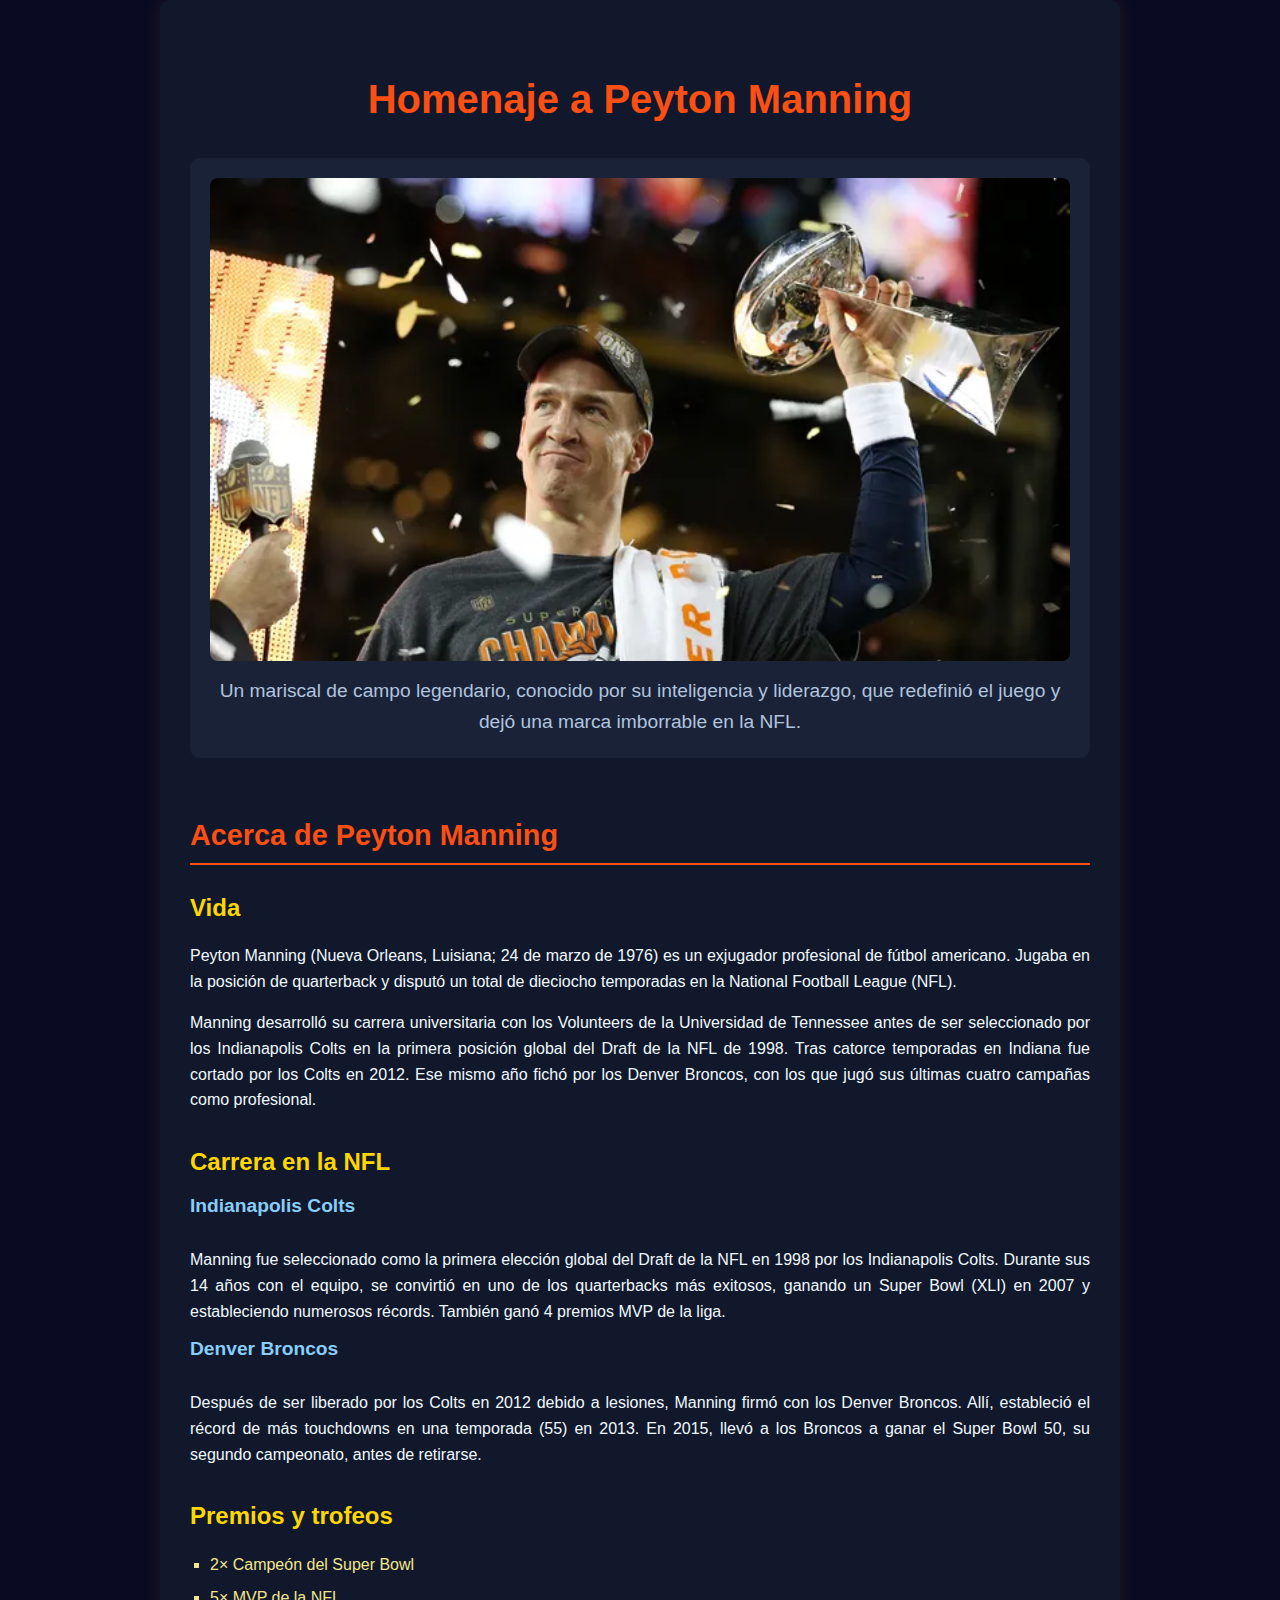
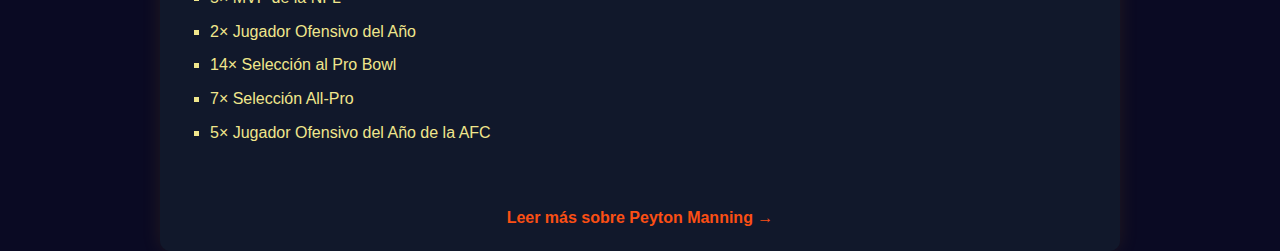
<file: Seccion-10-Practica/index.html>
<!DOCTYPE html>
<html lang="es">
  <head>
    <meta charset="UTF-8" />
    <meta name="viewport" content="width=device-width, initial-scale=1.0" />
    <title>Homenaje a Peyton Manning</title>
    <link rel="stylesheet" href="styles.css" />
  </head>
  <body>
    <main id="main">
      <h1 id="title">Homenaje a Peyton Manning</h1>

      <figure id="img-div">
        <img
          id="image"
          src="./img/payton.png"
          alt="Peyton Manning celebrando una victoria"
        />
        <figcaption id="img-caption">
          Un mariscal de campo legendario, conocido por su inteligencia y
          liderazgo, que redefinió el juego y dejó una marca imborrable en la
          NFL.
        </figcaption>
      </figure>

      <article id="tribute-info">
        <h2 id="about-title">Acerca de Peyton Manning</h2>

        <section class="seccion">
          <h3>Vida</h3>
          <p>
            Peyton Manning (Nueva Orleans, Luisiana; 24 de marzo de 1976) es un
            exjugador profesional de fútbol americano. Jugaba en la posición de
            quarterback y disputó un total de dieciocho temporadas en la
            National Football League (NFL).
          </p>
          <p>
            Manning desarrolló su carrera universitaria con los Volunteers de la
            Universidad de Tennessee antes de ser seleccionado por los
            Indianapolis Colts en la primera posición global del Draft de la NFL
            de 1998. Tras catorce temporadas en Indiana fue cortado por los
            Colts en 2012. Ese mismo año fichó por los Denver Broncos, con los
            que jugó sus últimas cuatro campañas como profesional.
          </p>
        </section>

        <section class="seccion">
          <h3>Carrera en la NFL</h3>
          <h4>Indianapolis Colts</h4>
          <p>
            Manning fue seleccionado como la primera elección global del Draft
            de la NFL en 1998 por los Indianapolis Colts. Durante sus 14 años
            con el equipo, se convirtió en uno de los quarterbacks más exitosos,
            ganando un Super Bowl (XLI) en 2007 y estableciendo numerosos
            récords. También ganó 4 premios MVP de la liga.
          </p>

          <h4>Denver Broncos</h4>
          <p>
            Después de ser liberado por los Colts en 2012 debido a lesiones,
            Manning firmó con los Denver Broncos. Allí, estableció el récord de
            más touchdowns en una temporada (55) en 2013. En 2015, llevó a los
            Broncos a ganar el Super Bowl 50, su segundo campeonato, antes de
            retirarse.
          </p>
        </section>

        <section class="seccion">
          <h3>Premios y trofeos</h3>
          <ul class="premios">
            <li>2× Campeón del Super Bowl</li>
            <li>5× MVP de la NFL</li>
            <li>2× Jugador Ofensivo del Año</li>
            <li>14× Selección al Pro Bowl</li>
            <li>7× Selección All-Pro</li>
            <li>5× Jugador Ofensivo del Año de la AFC</li>
          </ul>
        </section>
      </article>

      <div style="text-align: center; margin-top: 20px">
        <a
          id="tribute-link"
          href="https://es.wikipedia.org/wiki/Peyton_Manning"
          target="_blank"
          style="color: #fb4f14; font-weight: bold; text-decoration: none"
        >
          Leer más sobre Peyton Manning →
        </a>
      </div>
    </main>
  </body>
</html>
</file>
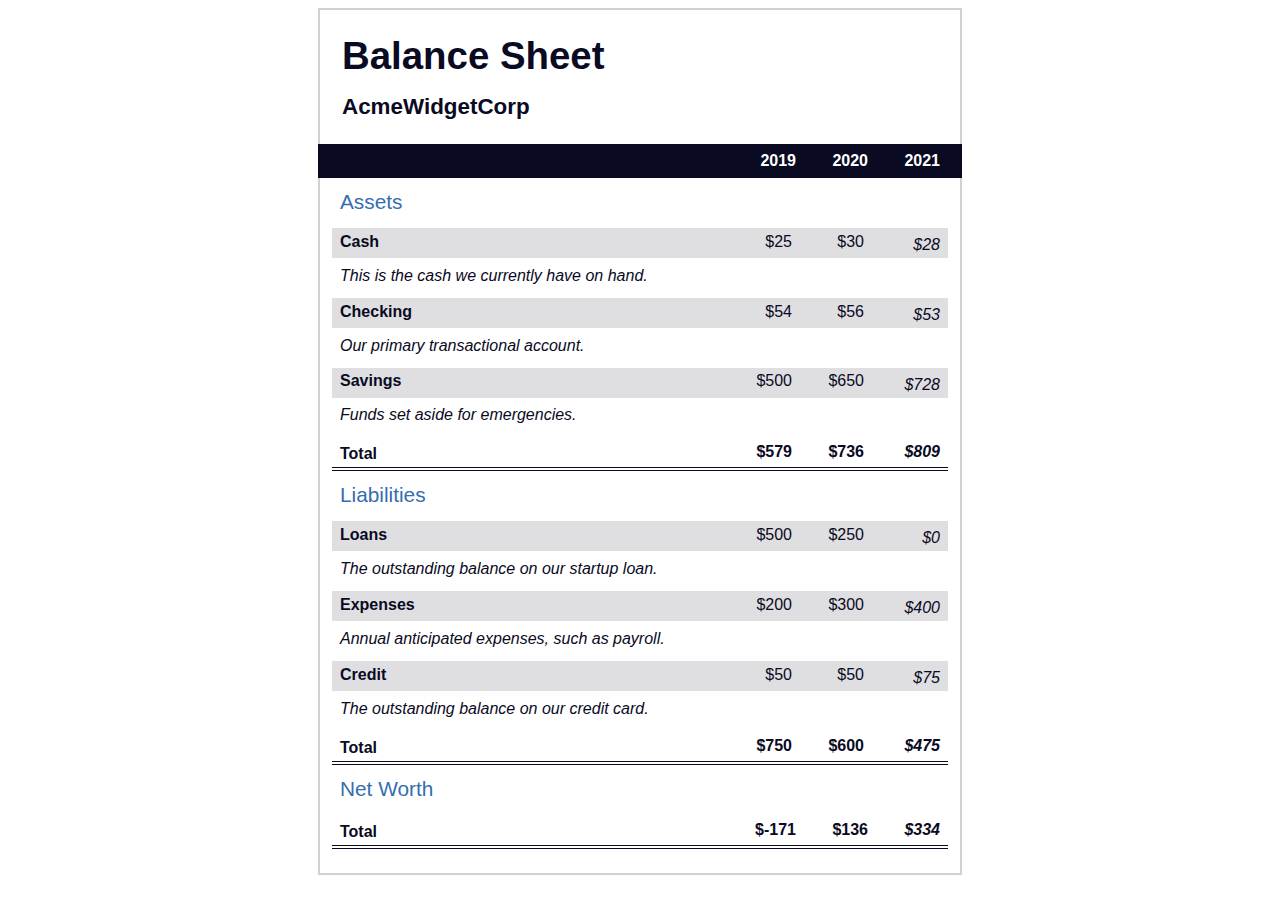
<file: Seccion-11/index.html>
<!DOCTYPE html>
<html lang="en">
  <head>
    <meta charset="UTF-8" />
    <meta name="viewport" content="width=device-width, initial-scale=1.0" />
    <title>Balance Sheet</title>
    <link rel="stylesheet" href="./styles.css" />
  </head>
  <body>
    <main>
      <section>
        <h1>
          <span class="flex">
            <span>AcmeWidgetCorp</span>
            <span>Balance Sheet</span>
          </span>
        </h1>
        <div id="years" aria-hidden="true">
          <span class="year">2019</span>
          <span class="year">2020</span>
          <span class="year">2021</span>
        </div>
        <div class="table-wrap">
          <table>
            <caption>
              Assets
            </caption>
            <thead>
              <tr>
                <td></td>
                <th><span class="sr-only year">2019</span></th>
                <th><span class="sr-only year">2020</span></th>
                <th class="current"><span class="sr-only year">2021</span></th>
              </tr>
            </thead>
            <tbody>
              <tr class="data">
                <th>
                  Cash
                  <span class="description"
                    >This is the cash we currently have on hand.</span
                  >
                </th>
                <td>$25</td>
                <td>$30</td>
                <td class="current">$28</td>
              </tr>
              <tr class="data">
                <th>
                  Checking
                  <span class="description"
                    >Our primary transactional account.</span
                  >
                </th>
                <td>$54</td>
                <td>$56</td>
                <td class="current">$53</td>
              </tr>
              <tr class="data">
                <th>
                  Savings
                  <span class="description"
                    >Funds set aside for emergencies.</span
                  >
                </th>
                <td>$500</td>
                <td>$650</td>
                <td class="current">$728</td>
              </tr>
              <tr class="total">
                <th>Total <span class="sr-only">Assets</span></th>
                <td>$579</td>
                <td>$736</td>
                <td class="current">$809</td>
              </tr>
            </tbody>
          </table>
          <table>
            <caption>
              Liabilities
            </caption>
            <thead>
              <tr>
                <td></td>
                <th><span class="sr-only">2019</span></th>
                <th><span class="sr-only">2020</span></th>
                <th><span class="sr-only">2021</span></th>
              </tr>
            </thead>
            <tbody>
              <tr class="data">
                <th>
                  Loans
                  <span class="description"
                    >The outstanding balance on our startup loan.</span
                  >
                </th>
                <td>$500</td>
                <td>$250</td>
                <td class="current">$0</td>
              </tr>
              <tr class="data">
                <th>
                  Expenses
                  <span class="description"
                    >Annual anticipated expenses, such as payroll.</span
                  >
                </th>
                <td>$200</td>
                <td>$300</td>
                <td class="current">$400</td>
              </tr>
              <tr class="data">
                <th>
                  Credit
                  <span class="description"
                    >The outstanding balance on our credit card.</span
                  >
                </th>
                <td>$50</td>
                <td>$50</td>
                <td class="current">$75</td>
              </tr>
              <tr class="total">
                <th>Total <span class="sr-only">Liabilities</span></th>
                <td>$750</td>
                <td>$600</td>
                <td class="current">$475</td>
              </tr>
            </tbody>
          </table>
          <table>
            <caption>
              Net Worth
            </caption>
            <thead>
              <tr>
                <td></td>
                <th><span class="sr-only">2019</span></th>
                <th><span class="sr-only">2020</span></th>
                <th><span class="sr-only">2021</span></th>
              </tr>
            </thead>
            <tbody>
              <tr class="total">
                <th>Total <span class="sr-only">Net Worth</span></th>
                <td>$-171</td>
                <td>$136</td>
                <td class="current">$334</td>
              </tr>
            </tbody>
          </table>
        </div>
      </section>
    </main>
  </body>
</html>
</file>
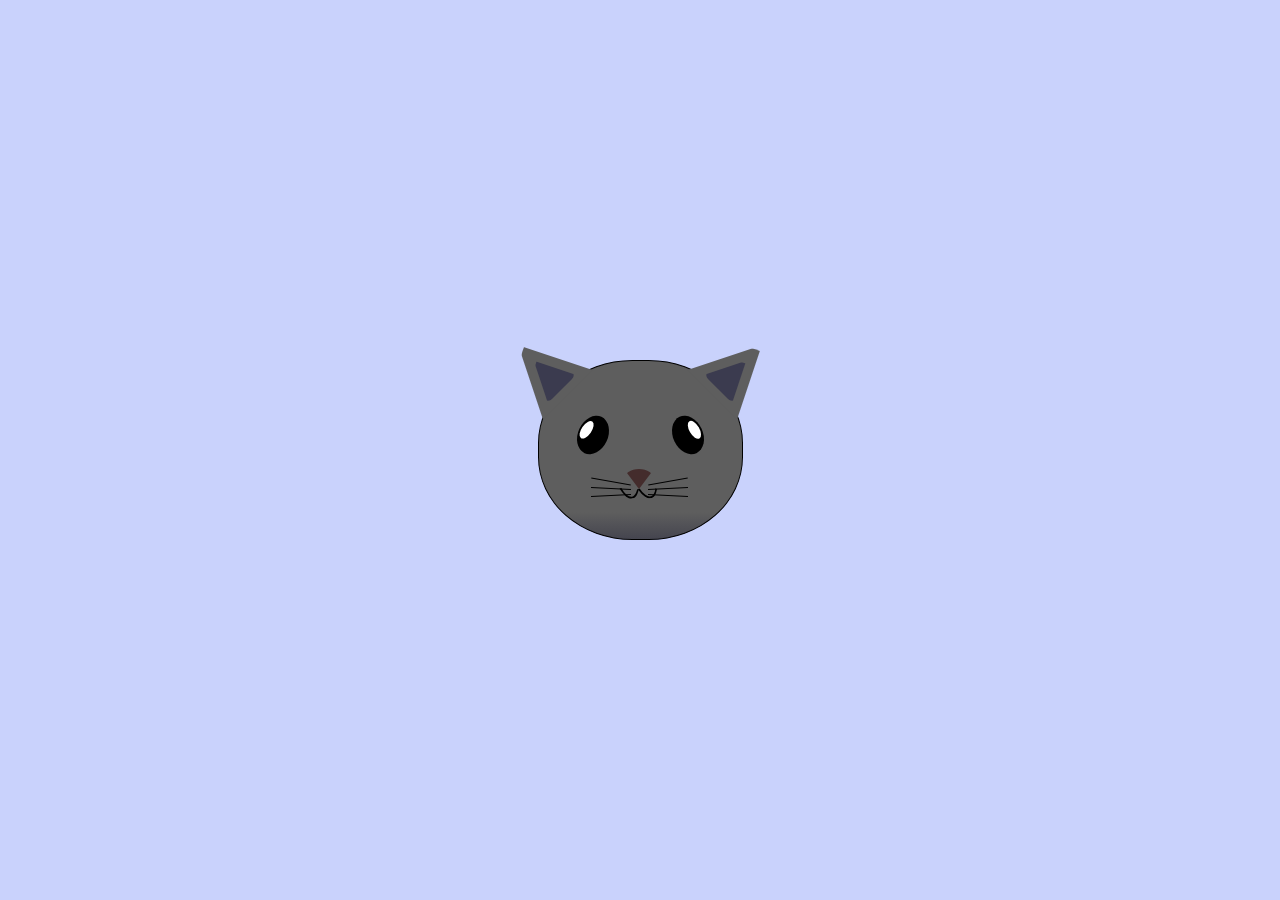
<file: Seccion-12/index.html>
<!DOCTYPE html>
<html lang="en">
  <head>
    <meta charset="UTF-8" />
    <title>fCC Cat Painting</title>
    <link rel="stylesheet" href="./styles.css" />
  </head>
  <body>
    <main>
      <div class="cat-head">
        <div class="cat-ears">
          <div class="cat-left-ear">
            <div class="cat-left-inner-ear"></div>
          </div>
          <div class="cat-right-ear">
            <div class="cat-right-inner-ear"></div>
          </div>
        </div>

        <div class="cat-eyes">
          <div class="cat-left-eye">
            <div class="cat-left-inner-eye"></div>
          </div>
          <div class="cat-right-eye">
            <div class="cat-right-inner-eye"></div>
          </div>
        </div>

        <div class="cat-nose"></div>

        <div class="cat-mouth">
          <div class="cat-mouth-line-left"></div>
          <div class="cat-mouth-line-right"></div>
        </div>

        <div class="cat-whiskers">
          <div class="cat-whiskers-left">
            <div class="cat-whisker-left-top"></div>
            <div class="cat-whisker-left-middle"></div>
            <div class="cat-whisker-left-bottom"></div>
          </div>
          <div class="cat-whiskers-right">
            <div class="cat-whisker-right-top"></div>
            <div class="cat-whisker-right-middle"></div>
            <div class="cat-whisker-right-bottom"></div>
          </div>
        </div>
      </div>
    </main>
  </body>
</html>
</file>
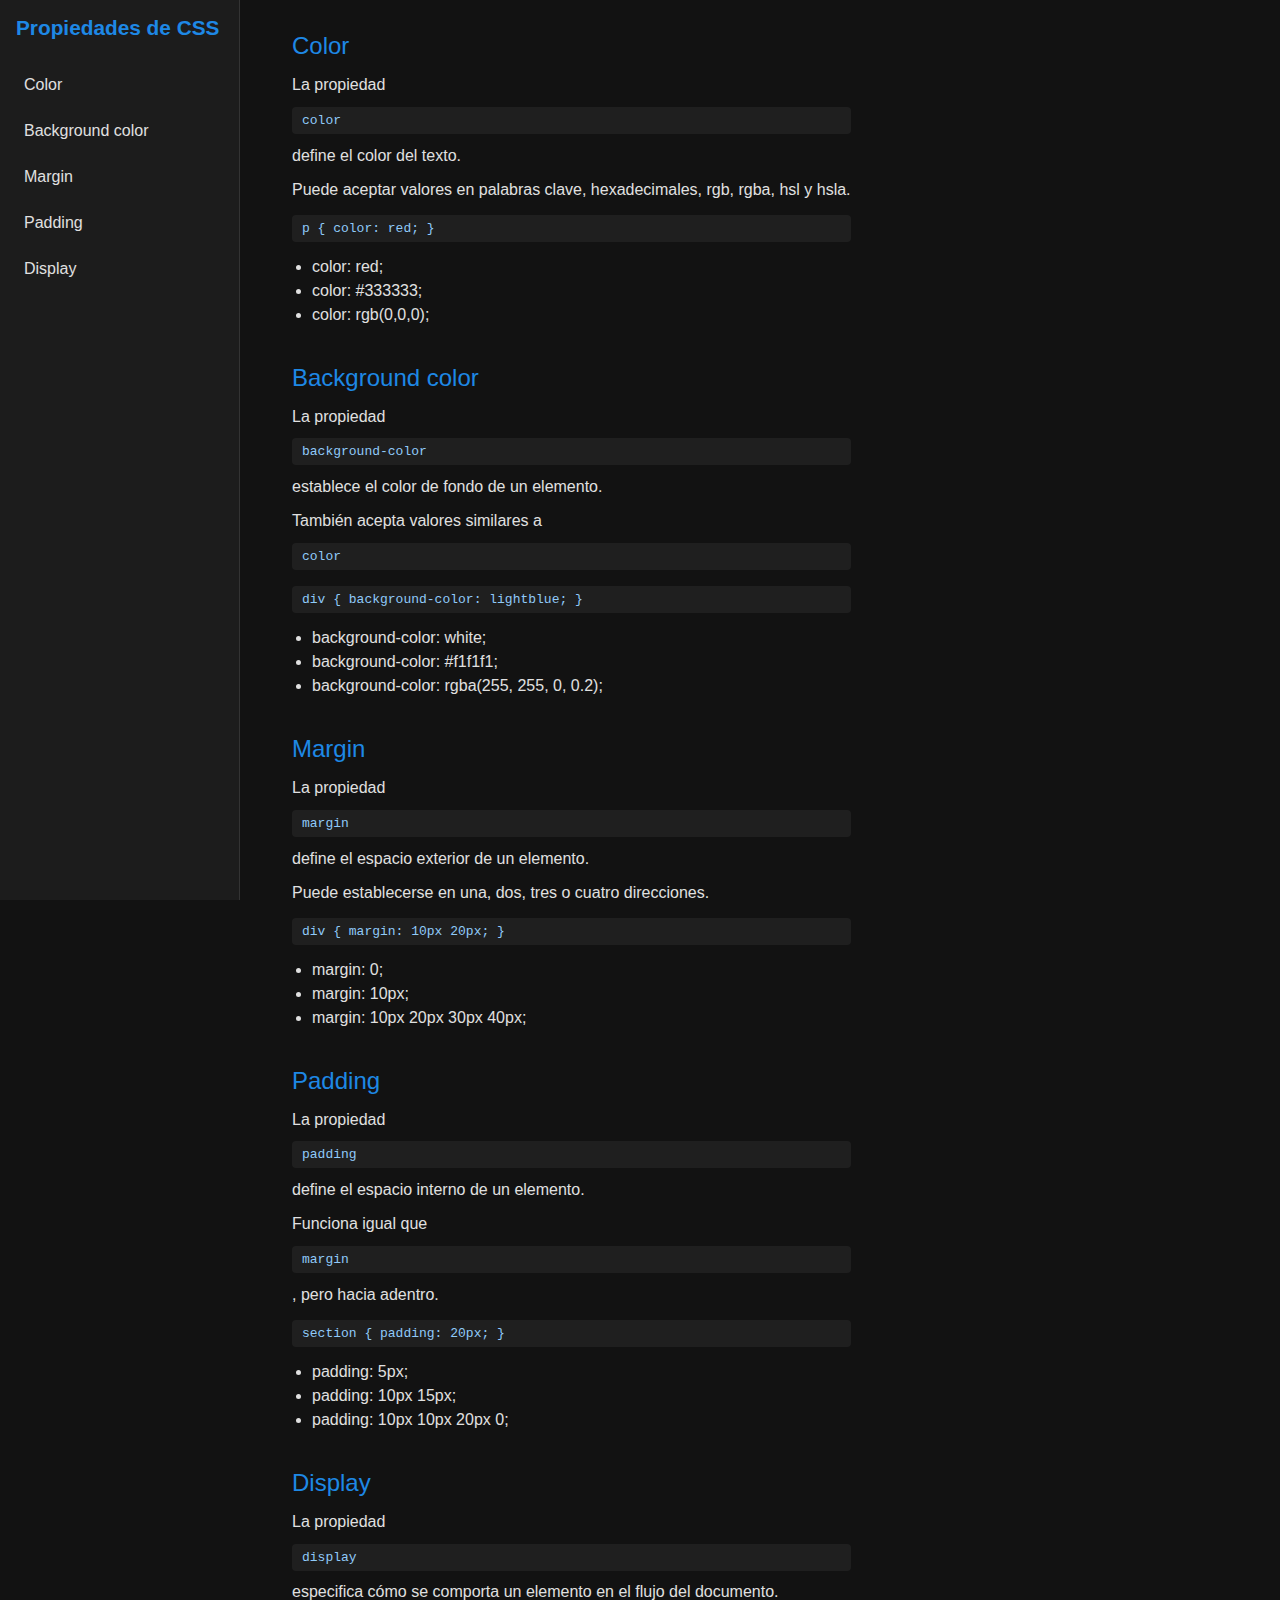
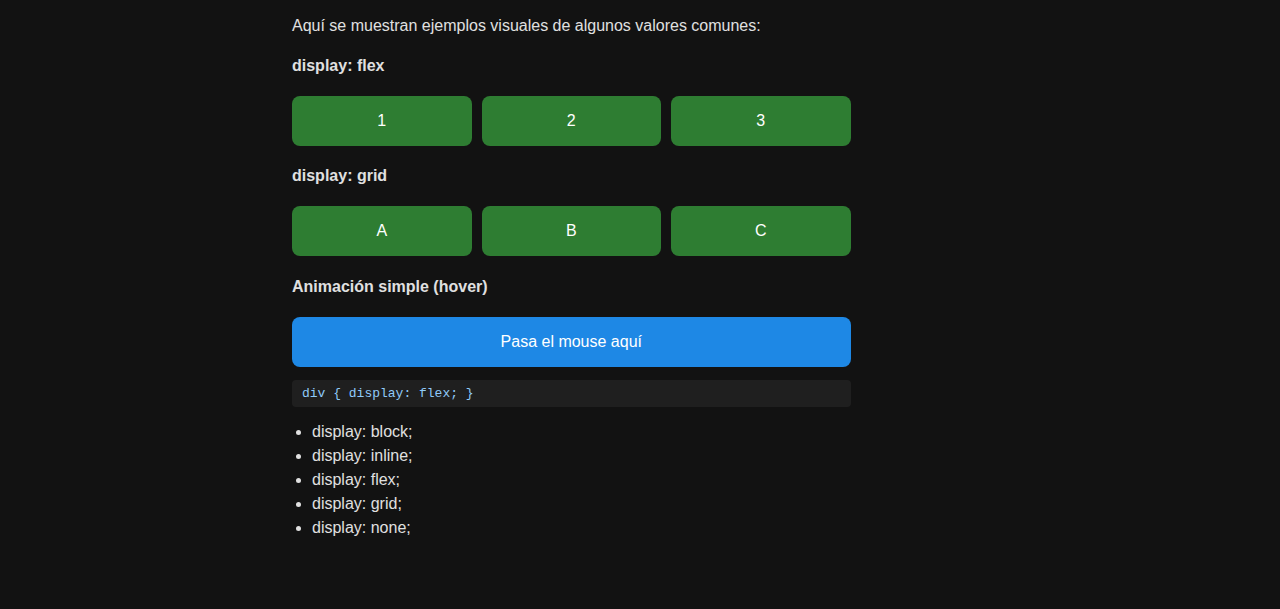
<file: Seccion-14-Practica/index.html>
<!DOCTYPE html>
<html lang="es">
  <head>
    <meta charset="UTF-8" />
    <meta name="viewport" content="width=device-width, initial-scale=1.0" />
    <title>Documentación CSS</title>
    <link rel="stylesheet" href="styles.css" />
  </head>
  <body>
    <nav id="navbar">
      <header>Propiedades de CSS</header>
      <a class="nav-link" href="#Color">Color</a>
      <a class="nav-link" href="#Background_color">Background color</a>
      <a class="nav-link" href="#Margin">Margin</a>
      <a class="nav-link" href="#Padding">Padding</a>
      <a class="nav-link" href="#Display">Display</a>
    </nav>

    <main id="main-doc">
      <section class="main-section" id="Color">
        <header>Color</header>
        <p>La propiedad <code>color</code> define el color del texto.</p>
        <p>
          Puede aceptar valores en palabras clave, hexadecimales, rgb, rgba, hsl
          y hsla.
        </p>
        <code>p { color: red; }</code>
        <ul>
          <li>color: red;</li>
          <li>color: #333333;</li>
          <li>color: rgb(0,0,0);</li>
        </ul>
      </section>

      <section class="main-section" id="Background_color">
        <header>Background color</header>
        <p>
          La propiedad <code>background-color</code> establece el color de fondo
          de un elemento.
        </p>
        <p>También acepta valores similares a <code>color</code></p>
        <code>div { background-color: lightblue; }</code>
        <ul>
          <li>background-color: white;</li>
          <li>background-color: #f1f1f1;</li>
          <li>background-color: rgba(255, 255, 0, 0.2);</li>
        </ul>
      </section>

      <section class="main-section" id="Margin">
        <header>Margin</header>
        <p>
          La propiedad <code>margin</code> define el espacio exterior de un
          elemento.
        </p>
        <p>Puede establecerse en una, dos, tres o cuatro direcciones.</p>
        <code>div { margin: 10px 20px; }</code>
        <ul>
          <li>margin: 0;</li>
          <li>margin: 10px;</li>
          <li>margin: 10px 20px 30px 40px;</li>
        </ul>
      </section>

      <section class="main-section" id="Padding">
        <header>Padding</header>
        <p>
          La propiedad <code>padding</code> define el espacio interno de un
          elemento.
        </p>
        <p>Funciona igual que <code>margin</code>, pero hacia adentro.</p>
        <code>section { padding: 20px; }</code>
        <ul>
          <li>padding: 5px;</li>
          <li>padding: 10px 15px;</li>
          <li>padding: 10px 10px 20px 0;</li>
        </ul>
      </section>

      <section class="main-section" id="Display">
        <header>Display</header>
        <p>
          La propiedad <code>display</code> especifica cómo se comporta un
          elemento en el flujo del documento.
        </p>
        <p>Aquí se muestran ejemplos visuales de algunos valores comunes:</p>

        <h4>display: flex</h4>
        <div class="demo-flex">
          <div class="box">1</div>
          <div class="box">2</div>
          <div class="box">3</div>
        </div>

        <h4>display: grid</h4>
        <div class="demo-grid">
          <div class="box">A</div>
          <div class="box">B</div>
          <div class="box">C</div>
        </div>

        <h4>Animación simple (hover)</h4>
        <div class="animated-box">Pasa el mouse aquí</div>

        <code>div { display: flex; }</code>
        <ul>
          <li>display: block;</li>
          <li>display: inline;</li>
          <li>display: flex;</li>
          <li>display: grid;</li>
          <li>display: none;</li>
        </ul>
      </section>
    </main>
  </body>
</html>
</file>
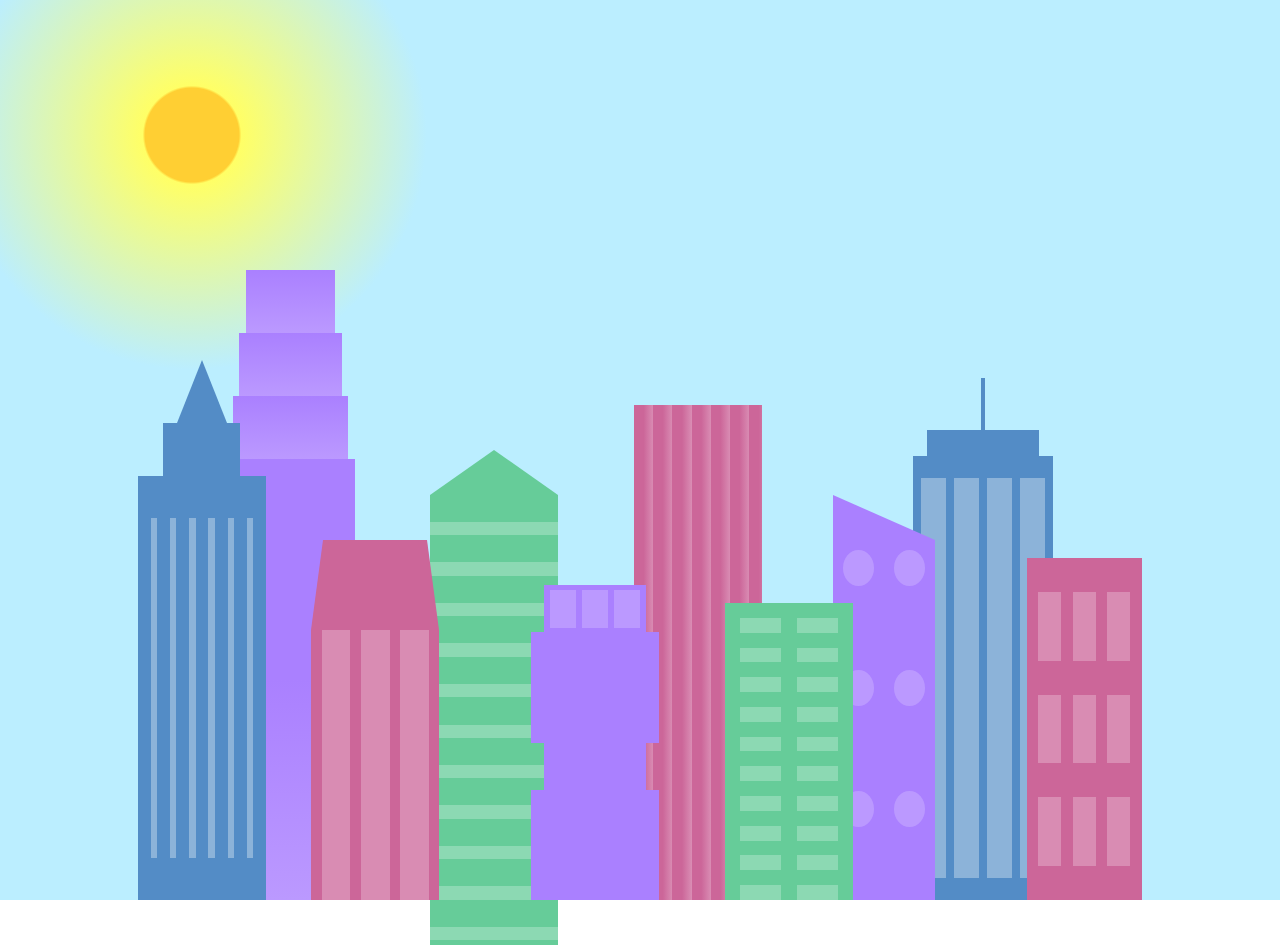
<file: Seccion-15/index.html>
<!DOCTYPE html>
<html lang="en">
  <head>
    <meta charset="UTF-8" />
    <meta name="viewport" content="width=device-width, initial-scale=1.0" />
    <title>City Skyline</title>
    <link href="styles.css" rel="stylesheet" />
  </head>

  <body>
    <div class="background-buildings sky">
      <div></div>
      <div></div>
      <div class="bb1 building-wrap">
        <div class="bb1a bb1-window"></div>
        <div class="bb1b bb1-window"></div>
        <div class="bb1c bb1-window"></div>
        <div class="bb1d"></div>
      </div>
      <div class="bb2">
        <div class="bb2a"></div>
        <div class="bb2b"></div>
      </div>
      <div class="bb3"></div>
      <div></div>
      <div class="bb4 building-wrap">
        <div class="bb4a"></div>
        <div class="bb4b"></div>
        <div class="bb4c window-wrap">
          <div class="bb4-window"></div>
          <div class="bb4-window"></div>
          <div class="bb4-window"></div>
          <div class="bb4-window"></div>
        </div>
      </div>
      <div></div>
      <div></div>
    </div>

    <div class="foreground-buildings">
      <div></div>
      <div></div>
      <div class="fb1 building-wrap">
        <div class="fb1a"></div>
        <div class="fb1b"></div>
        <div class="fb1c"></div>
      </div>
      <div class="fb2">
        <div class="fb2a"></div>
        <div class="fb2b window-wrap">
          <div class="fb2-window"></div>
          <div class="fb2-window"></div>
          <div class="fb2-window"></div>
        </div>
      </div>
      <div></div>
      <div class="fb3 building-wrap">
        <div class="fb3a window-wrap">
          <div class="fb3-window"></div>
          <div class="fb3-window"></div>
          <div class="fb3-window"></div>
        </div>
        <div class="fb3b"></div>
        <div class="fb3a"></div>
        <div class="fb3b"></div>
      </div>
      <div class="fb4">
        <div class="fb4a"></div>
        <div class="fb4b">
          <div class="fb4-window"></div>
          <div class="fb4-window"></div>
          <div class="fb4-window"></div>
          <div class="fb4-window"></div>
          <div class="fb4-window"></div>
          <div class="fb4-window"></div>
        </div>
      </div>
      <div class="fb5"></div>
      <div class="fb6"></div>
      <div></div>
      <div></div>
    </div>
  </body>
</html>
</file>
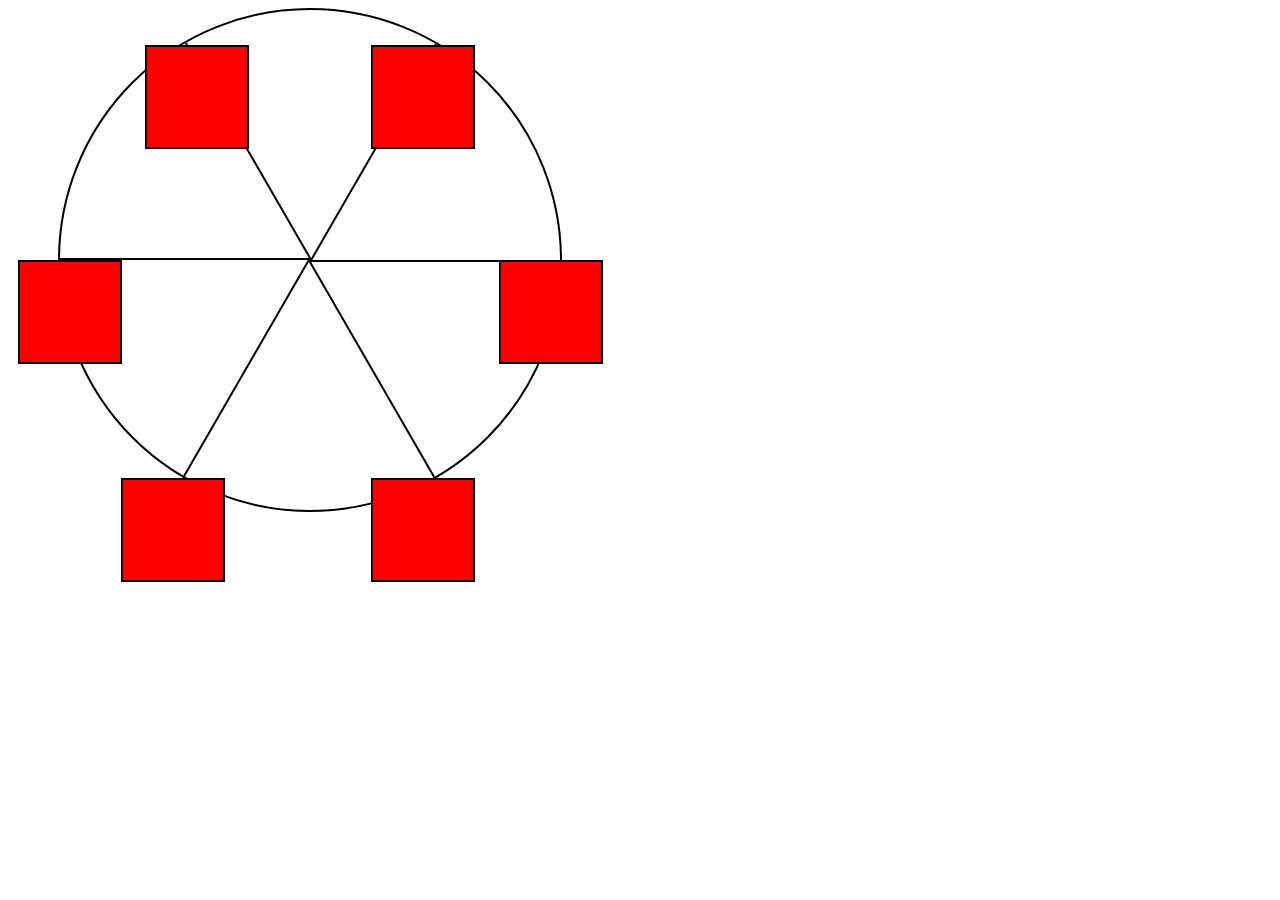
<file: Seccion-18/index.html>
<!DOCTYPE html>
<html lang="en">
  <head>
    <meta charset="UTF-8">
    <title>Ferris Wheel</title>
    <link rel="stylesheet" href="./styles.css">
  </head>
  <body>
    <div class="wheel">
      <span class="line"></span>
      <span class="line"></span>
      <span class="line"></span>
      <span class="line"></span>
      <span class="line"></span>
      <span class="line"></span>

      <div class="cabin"></div>
      <div class="cabin"></div>
      <div class="cabin"></div>
      <div class="cabin"></div>
      <div class="cabin"></div>
      <div class="cabin"></div>
    </div>
  </body>
</html>
</file>
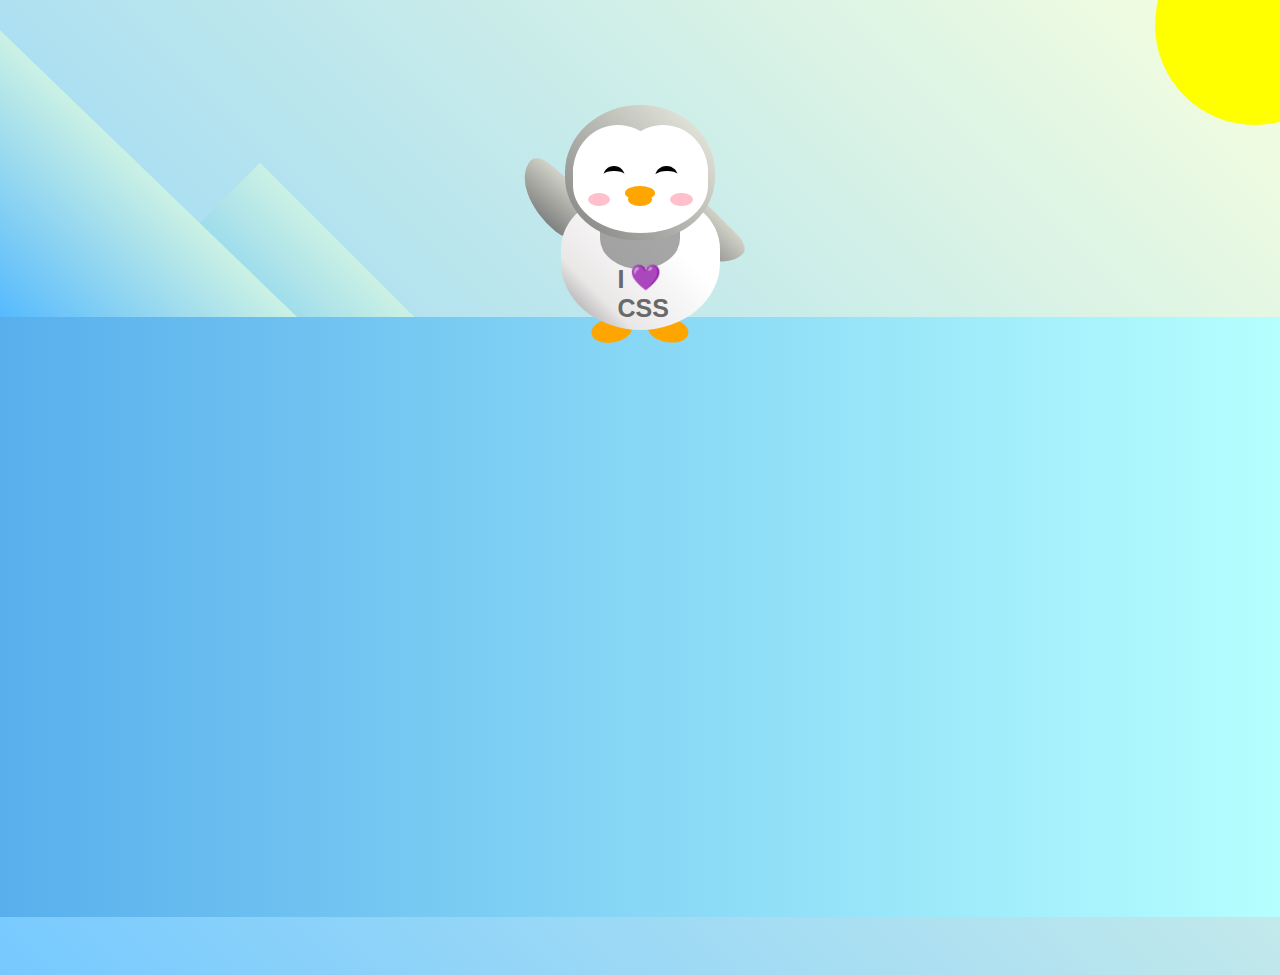
<file: Seccion-19/index.html>
<!DOCTYPE html>
<html lang="en">
  <head>
    <meta charset="UTF-8" />
    <link rel="stylesheet" href="./styles.css" />
    <title>Penguin</title>
    <meta name="viewport" content="width=device-width, initial-scale=1.0" />
  </head>

  <body>
    <div class="left-mountain"></div>
    <div class="back-mountain"></div>
    <div class="sun"></div>
    <div class="penguin">
      <div class="penguin-head">
        <div class="face left"></div>
        <div class="face right"></div>
        <div class="chin"></div>
        <div class="eye left">
          <div class="eye-lid"></div>
        </div>
        <div class="eye right">
          <div class="eye-lid"></div>
        </div>
        <div class="blush left"></div>
        <div class="blush right"></div>
        <div class="beak top"></div>
        <div class="beak bottom"></div>
      </div>
      <div class="shirt">
        <div>💜</div>
        <p>I CSS</p>
      </div>
      <div class="penguin-body">
        <div class="arm left"></div>
        <div class="arm right"></div>
        <div class="foot left"></div>
        <div class="foot right"></div>
      </div>
    </div>

    <div class="ground"></div>
  </body>
</html>
</file>
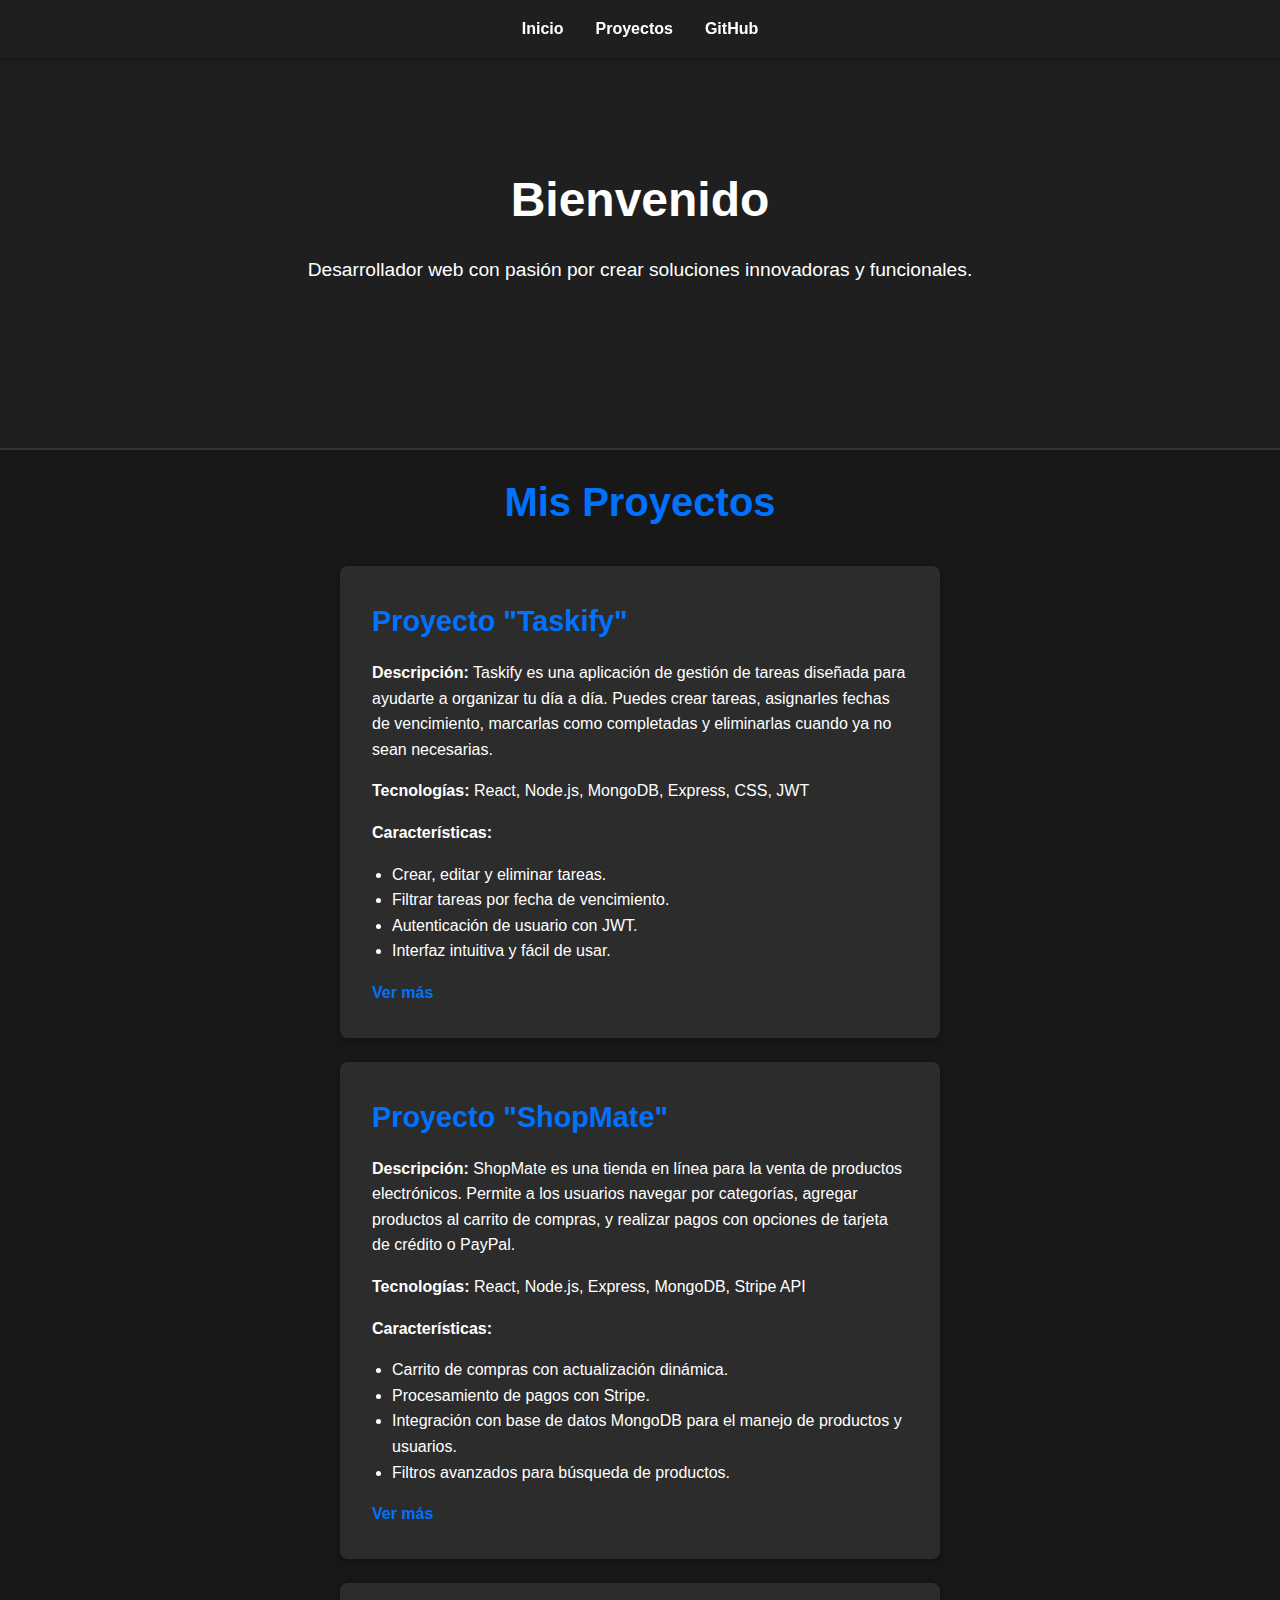
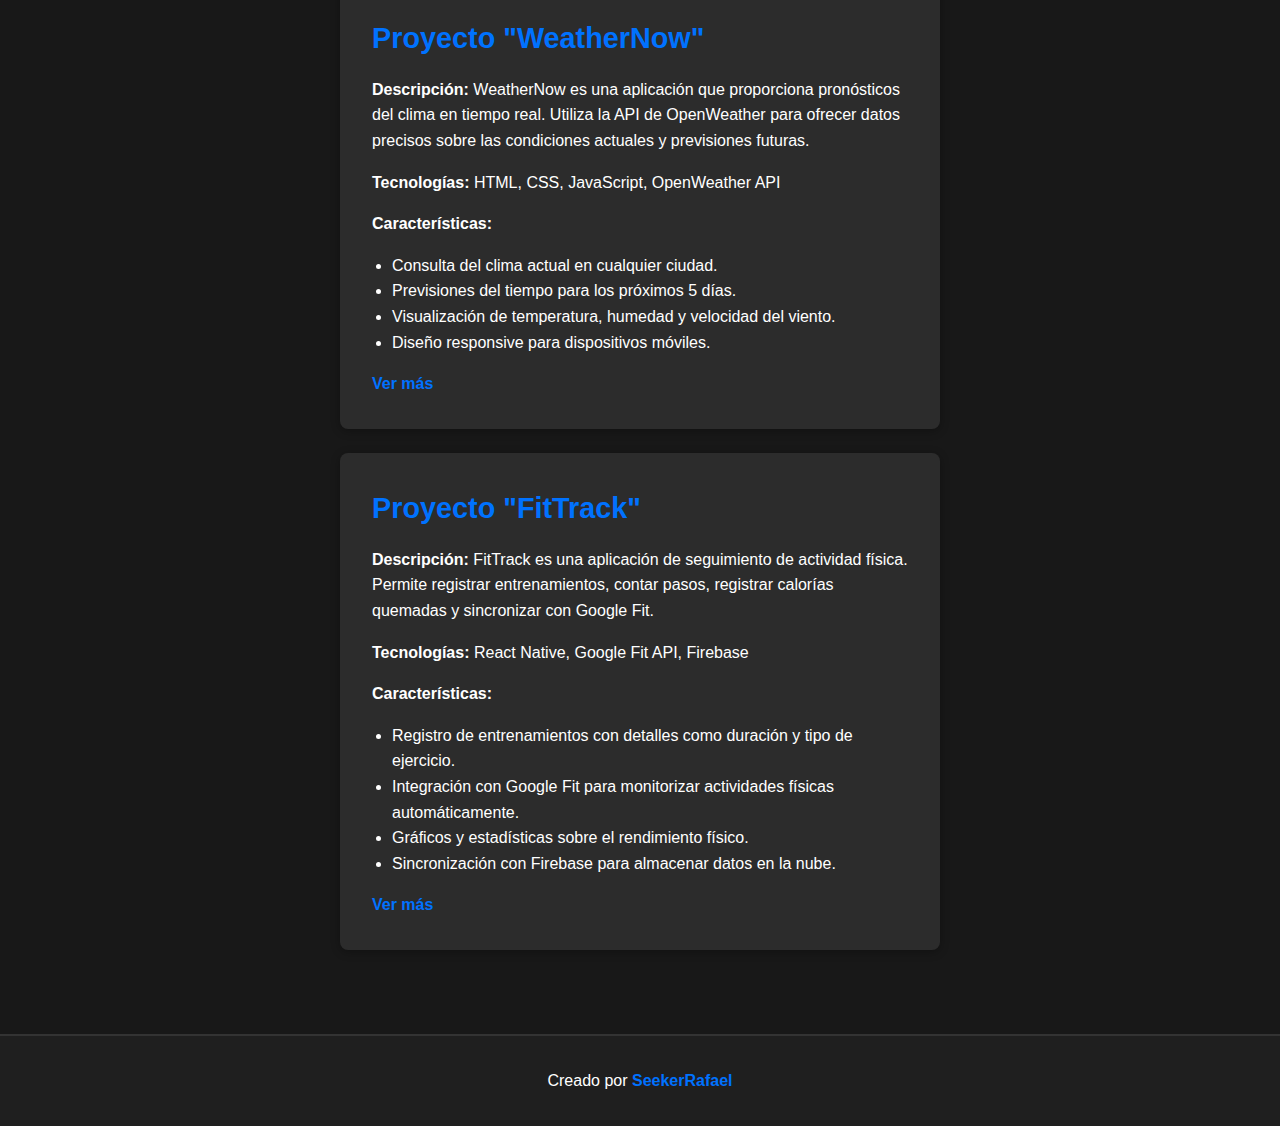
<file: Seccion-20/index.html>
<!DOCTYPE html>
<html lang="es">
  <head>
    <meta charset="UTF-8" />
    <meta name="viewport" content="width=device-width, initial-scale=1.0" />
    <title>Mi Portafolio</title>
    <link rel="stylesheet" href="styles.css" />
  </head>
  <body>
    <nav id="navbar">
      <a href="#welcome-section">Inicio</a>
      <a href="#projects">Proyectos</a>
      <a
        id="profile-link"
        href="https://github.com/SeekerRafael"
        target="_blank"
        >GitHub</a
      >
    </nav>

    <section id="welcome-section">
      <h1>Bienvenido</h1>
      <p>
        Desarrollador web con pasión por crear soluciones innovadoras y
        funcionales.
      </p>
    </section>

    <section id="projects">
      <h2>Mis Proyectos</h2>

      <div class="project-tile">
        <h3>Proyecto "Taskify"</h3>
        <p>
          <strong>Descripción:</strong> Taskify es una aplicación de gestión de
          tareas diseñada para ayudarte a organizar tu día a día. Puedes crear
          tareas, asignarles fechas de vencimiento, marcarlas como completadas y
          eliminarlas cuando ya no sean necesarias.
        </p>
        <p>
          <strong>Tecnologías:</strong> React, Node.js, MongoDB, Express, CSS,
          JWT
        </p>
        <p><strong>Características:</strong></p>
        <ul>
          <li>Crear, editar y eliminar tareas.</li>
          <li>Filtrar tareas por fecha de vencimiento.</li>
          <li>Autenticación de usuario con JWT.</li>
          <li>Interfaz intuitiva y fácil de usar.</li>
        </ul>
        <a href="#">Ver más</a>
      </div>

      <div class="project-tile">
        <h3>Proyecto "ShopMate"</h3>
        <p>
          <strong>Descripción:</strong> ShopMate es una tienda en línea para la
          venta de productos electrónicos. Permite a los usuarios navegar por
          categorías, agregar productos al carrito de compras, y realizar pagos
          con opciones de tarjeta de crédito o PayPal.
        </p>
        <p>
          <strong>Tecnologías:</strong> React, Node.js, Express, MongoDB, Stripe
          API
        </p>
        <p><strong>Características:</strong></p>
        <ul>
          <li>Carrito de compras con actualización dinámica.</li>
          <li>Procesamiento de pagos con Stripe.</li>
          <li>
            Integración con base de datos MongoDB para el manejo de productos y
            usuarios.
          </li>
          <li>Filtros avanzados para búsqueda de productos.</li>
        </ul>
        <a href="#">Ver más</a>
      </div>

      <div class="project-tile">
        <h3>Proyecto "WeatherNow"</h3>
        <p>
          <strong>Descripción:</strong> WeatherNow es una aplicación que
          proporciona pronósticos del clima en tiempo real. Utiliza la API de
          OpenWeather para ofrecer datos precisos sobre las condiciones actuales
          y previsiones futuras.
        </p>
        <p>
          <strong>Tecnologías:</strong> HTML, CSS, JavaScript, OpenWeather API
        </p>
        <p><strong>Características:</strong></p>
        <ul>
          <li>Consulta del clima actual en cualquier ciudad.</li>
          <li>Previsiones del tiempo para los próximos 5 días.</li>
          <li>Visualización de temperatura, humedad y velocidad del viento.</li>
          <li>Diseño responsive para dispositivos móviles.</li>
        </ul>
        <a href="#">Ver más</a>
      </div>

      <div class="project-tile">
        <h3>Proyecto "FitTrack"</h3>
        <p>
          <strong>Descripción:</strong> FitTrack es una aplicación de
          seguimiento de actividad física. Permite registrar entrenamientos,
          contar pasos, registrar calorías quemadas y sincronizar con Google
          Fit.
        </p>
        <p>
          <strong>Tecnologías:</strong> React Native, Google Fit API, Firebase
        </p>
        <p><strong>Características:</strong></p>
        <ul>
          <li>
            Registro de entrenamientos con detalles como duración y tipo de
            ejercicio.
          </li>
          <li>
            Integración con Google Fit para monitorizar actividades físicas
            automáticamente.
          </li>
          <li>Gráficos y estadísticas sobre el rendimiento físico.</li>
          <li>Sincronización con Firebase para almacenar datos en la nube.</li>
        </ul>
        <a href="#">Ver más</a>
      </div>
    </section>

    <footer>
      <p>
        Creado por
        <a
          id="profile-link"
          href="https://github.com/SeekerRafael"
          target="_blank"
          >SeekerRafael</a
        >
      </p>
    </footer>
  </body>
</html>
</file>
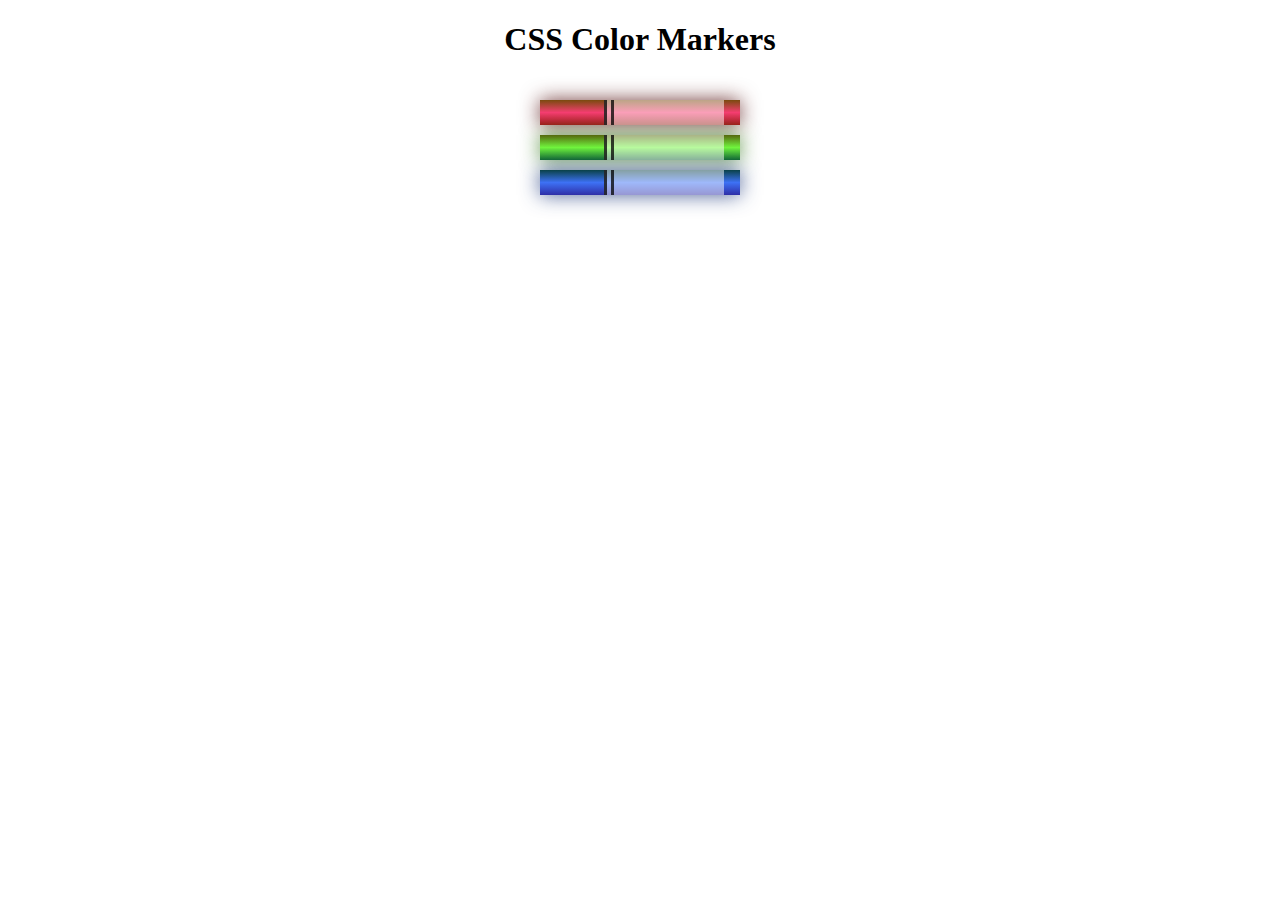
<file: Seccion-3/index.html>
<!DOCTYPE html>
<html lang="en">
  <head>
    <meta charset="utf-8" />
    <meta name="viewport" content="width=device-width, initial-scale=1.0" />
    <title>Colored Markers</title>
    <link rel="stylesheet" href="styles.css" />
  </head>
  <body>
    <h1>CSS Color Markers</h1>
    <div class="container">
      <div class="marker red">
        <div class="cap"></div>
        <div class="sleeve"></div>
      </div>
      <div class="marker green">
        <div class="cap"></div>
        <div class="sleeve"></div>
      </div>
      <div class="marker blue">
        <div class="cap"></div>
        <div class="sleeve"></div>
      </div>
    </div>
  </body>
</html>
</file>
<file: Seccion-10-Practica/styles.css>
body {
    margin: 0;
    font-family: 'Segoe UI', Tahoma, Geneva, Verdana, sans-serif;
    background-color: #0a0a23;
    color: aliceblue;
    line-height: 1.6;
}

main {
    width: 80%;
    max-width: 900px;
    min-width: 320px;
    margin: 0 auto;
    background-color: #11182b;
    padding: 20px 30px;
    border-radius: 10px;
    box-shadow: 0 0 20px rgba(255, 165, 0, 0.1);
}

#title {
    padding-top: 20px;
    text-align: center;
    font-size: 2.5rem;
    color: #fb4f14;
} 

#img-div {
    background-color: #1a2238;
    padding: 20px;
    border-radius: 10px;
    margin: 20px 0;
}

#image {
    display: block;
    width: 100%;
    max-width: 100%;
    height: auto;
    margin: 0 auto;
    border-radius: 8px;
}

#img-caption {
    padding-top: 15px;
    text-align: center;
    font-size: 1.2rem;
    color: #b0c4de;
}

#tribute-info {
    padding: 10px 0;
}

#tribute-info h2 {
    font-size: 1.8rem;
    color: #fb4f14;
    border-bottom: 2px solid #fb4f14;
    padding-bottom: 5px;
    margin-bottom: 15px;
}

.seccion {
    margin-bottom: 30px;
}

.seccion h3 {
    font-size: 1.5rem;
    color: #ffd700;
    margin-bottom: 10px;
}

.seccion h4 {
    font-size: 1.2rem;
    color: #87cefa;
    margin-top: 10px;
}

.seccion p {
    text-align: justify;
    margin-bottom: 10px;
}

.premios {
    list-style: square;
    padding-left: 20px;
}

.premios li {
    margin-bottom: 8px;
    color: #f0e68c;
}

#tribute-link {
    font-size: 1rem;
    color: #fb4f14;
    text-decoration: none;
    border-bottom: 1px solid transparent;
    transition: all 0.3s ease;
}

#tribute-link:hover {
    border-color: #fb4f14;
    color: #ffd700;
}
</file>
<file: Seccion-11/styles.css>
span[class~="sr-only"] {
  border: 0 !important;
  clip: rect(1px, 1px, 1px, 1px) !important;
  clip-path: inset(50%) !important;
  height: 1px !important;
  width: 1px !important;
  position: absolute !important;
  overflow: hidden !important;
  white-space: nowrap !important;
  padding: 0 !important;
  margin: -1px !important;
}

html {
  box-sizing: border-box;
}

body {
  font-family: sans-serif;
  color: #0a0a23;
}

h1 {
  max-width: 37.25rem;
  margin: 0 auto;
  padding: 1.5rem 1.25rem;
}

h1 .flex {
  display: flex;
  flex-direction: column-reverse;
  gap: 1rem;
}

h1 .flex span:first-of-type {
  font-size: 0.7em;
}

h1 .flex span:last-of-type {
  font-size: 1.2em;
}

section {
  max-width: 40rem;
  margin: 0 auto;
  border: 2px solid #d0d0d5;
}

#years {
  display: flex;
  justify-content: flex-end;
  position: sticky;
  z-index: 999;
  top: 0;
  background: #0a0a23;
  color: #fff;
  padding: 0.5rem calc(1.25rem + 2px) 0.5rem 0;
  margin: 0 -2px;
}

#years span[class] {
  font-weight: bold;
  width: 4.5rem;
  text-align: right;
}

.table-wrap {
  padding: 0 0.75rem 1.5rem 0.75rem;
}

table {
  border-collapse: collapse;
  border: 0;
  width: 100%;
  position: relative;
  margin-top: 3rem;
}

table caption {
  color: #356eaf;
  font-size: 1.3em;
  font-weight: normal;
  position: absolute;
  top: -2.25rem;
  left: 0.5rem;
}

tbody td {
  width: 100vw;
  min-width: 4rem;
  max-width: 4rem;
}

tbody th {
  width: calc(100% - 12rem);
}

tr[class="total"] {
  border-bottom: 4px double #0a0a23;
  font-weight: bold;
}

tr[class="total"] th {
  text-align: left;
  padding: 0.5rem 0 0.25rem 0.5rem;
}

tr.total td {
  text-align: right;
  padding: 0 0.25rem;
}

tr.total td:nth-of-type(3) {
  padding-right: 0.5rem;
}

tr.total:hover {
  background-color: #99c9ff;
}

td.current {
  font-style: italic;
}

tr.data {
  background-image: linear-gradient(
    to bottom,
    #dfdfe2 1.845rem,
    white 1.845rem
  );
}

tr.data th {
  text-align: left;
  padding-top: 0.3rem;
  padding-left: 0.5rem;
}

tr.data th .description {
  display: block;
  font-weight: normal;
  font-style: italic;
  padding: 1rem 0 0.75rem;
  margin-right: -13.5rem;
}

tr.data td {
  vertical-align: top;
  padding: 0.3rem 0.25rem 0;
  text-align: right;
}

tr.data td:last-of-type {
  padding: 0.5rem;
}
</file>
<file: Seccion-12/styles.css>
* {
  box-sizing: border-box;
}

body {
  background-color: #c9d2fc;
}

.cat-head {
  position: absolute;
  right: 0;
  left: 0;
  top: 0;
  bottom: 0;
  margin: auto;
  background: linear-gradient(#5e5e5e 85%, #45454f 100%);
  width: 205px;
  height: 180px;
  border: 1px solid #000;
  border-radius: 46%;
}

.cat-left-ear {
  position: absolute;
  top: -26px;
  left: -31px;
  z-index: 1;
  border-top-left-radius: 90px;
  border-top-right-radius: 10px;
  transform: rotate(-45deg);
  border-left: 35px solid transparent;
  border-right: 35px solid transparent;
  border-bottom: 70px solid #5e5e5e;
}

.cat-right-ear {
  position: absolute;
  top: -26px;
  left: 163px;
  z-index: 1;
  transform: rotate(45deg);
  border-top-left-radius: 90px;
  border-top-right-radius: 10px;
  border-left: 35px solid transparent;
  border-right: 35px solid transparent;
  border-bottom: 70px solid #5e5e5e;
}

.cat-left-inner-ear {
  position: absolute;
  top: 22px;
  left: -20px;
  border-top-left-radius: 90px;
  border-top-right-radius: 10px;
  border-bottom-right-radius: 40%;
  border-bottom-left-radius: 40%;
  border-left: 20px solid transparent;
  border-right: 20px solid transparent;
  border-bottom: 40px solid #3b3b4f;
}

.cat-right-inner-ear {
  position: absolute;
  top: 22px;
  left: -20px;
  border-top-left-radius: 90px;
  border-top-right-radius: 10px;
  border-bottom-right-radius: 40%;
  border-bottom-left-radius: 40%;
  border-left: 20px solid transparent;
  border-right: 20px solid transparent;
  border-bottom: 40px solid #3b3b4f;
}

.cat-left-eye {
  position: absolute;
  top: 54px;
  left: 39px;
  border-radius: 60%;
  transform: rotate(25deg);
  width: 30px;
  height: 40px;
  background-color: #000;
}

.cat-right-eye {
  position: absolute;
  top: 54px;
  left: 134px;
  border-radius: 60%;
  transform: rotate(-25deg);
  width: 30px;
  height: 40px;
  background-color: #000;
}

.cat-left-inner-eye {
  position: absolute;
  top: 8px;
  left: 2px;
  width: 10px;
  height: 20px;
  transform: rotate(10deg);
  background-color: #fff;
  border-radius: 60%;
}

.cat-right-inner-eye {
  position: absolute;
  top: 8px;
  left: 18px;
  transform: rotate(-5deg);
  width: 10px;
  height: 20px;
  background-color: #fff;
  border-radius: 60%;
}

.cat-nose {
  position: absolute;
  top: 108px;
  left: 85px;
  border-top-left-radius: 50%;
  border-bottom-right-radius: 50%;
  border-bottom-left-radius: 50%;
  transform: rotate(180deg);
  border-left: 15px solid transparent;
  border-right: 15px solid transparent;
  border-bottom: 20px solid #442c2c;
}

.cat-mouth div {
  width: 30px;
  height: 50px;
  border: 2px solid #000;
  border-radius: 190%/190px 150px 0 0;
  border-color: black transparent transparent transparent;
}

.cat-mouth-line-left {
  position: absolute;
  top: 88px;
  left: 74px;
  transform: rotate(170deg);
}

.cat-mouth-line-right {
  position: absolute;
  top: 88px;
  left: 91px;
  transform: rotate(165deg);
}

.cat-whiskers-left div {
  width: 40px;
  height: 1px;
  background-color: #000;
}

.cat-whiskers-right div {
  width: 40px;
  height: 1px;
  background-color: #000;
}

.cat-whisker-left-top {
  position: absolute;
  top: 120px;
  left: 52px;
  transform: rotate(10deg);
}

.cat-whisker-left-middle {
  position: absolute;
  top: 127px;
  left: 52px;
  transform: rotate(3deg);
}

.cat-whisker-left-bottom {
  position: absolute;
  top: 134px;
  left: 52px;
  transform: rotate(-3deg);
}

.cat-whisker-right-top {
  position: absolute;
  top: 120px;
  left: 109px;
  transform: rotate(-10deg);
}

.cat-whisker-right-middle {
  position: absolute;
  top: 127px;
  left: 109px;
  transform: rotate(-3deg);
}

.cat-whisker-right-bottom {
  position: absolute;
  top: 134px;
  left: 109px;
  transform: rotate(3deg);
}
</file>
<file: Seccion-14-Practica/styles.css>
:root {
  --bg: #121212;
  --text: #e0e0e0;
  --accent: #1e88e5;
  --code-bg: #1f1f1f;
  --box-bg: #2e7d32;
  --hover: #0eb5d6;
}

* {
  box-sizing: border-box;
}

body {
  margin: 0;
  font-family: "Segoe UI", sans-serif;
  background-color: var(--bg);
  color: var(--text);
  display: flex;
  flex-direction: row;
}

#navbar {
  position: fixed;
  left: 0;
  top: 0;
  width: 240px;
  height: 100vh;
  background-color: #1c1c1c;
  padding: 1rem;
  display: flex;
  flex-direction: column;
  gap: 12px;
  overflow-y: auto;
  border-right: 1px solid #333;
}

#navbar header {
  font-size: 1.3rem;
  font-weight: bold;
  margin-bottom: 1rem;
  color: var(--accent);
}

.nav-link {
  color: var(--text);
  text-decoration: none;
  padding: 8px;
  border-radius: 4px;
  transition: background-color 0.3s ease;
}

.nav-link:hover {
  background-color: var(--hover);
}

#main-doc {
  margin-left: 260px;
  padding: 2rem;
  max-width: 900px;
}

.main-section {
  margin-bottom: 2.5rem;
}

.main-section header {
  font-size: 1.5rem;
  margin-bottom: 0.5rem;
  color: var(--accent);
}

code {
  background-color: var(--code-bg);
  padding: 6px 10px;
  border-radius: 4px;
  display: block;
  margin: 0.8rem 0;
  font-family: monospace;
  color: #90caf9;
}

ul {
  padding-left: 20px;
}

ul li {
  margin-bottom: 6px;
}

.demo-flex,
.demo-grid {
  margin: 1rem 0;
  gap: 10px;
}

.demo-flex {
  display: flex;
  flex-wrap: wrap;
}

.demo-grid {
  display: grid;
  grid-template-columns: repeat(auto-fit, minmax(100px, 1fr));
}

.box {
  background-color: var(--box-bg);
  color: white;
  padding: 1rem;
  text-align: center;
  border-radius: 8px;
  flex: 1;
  min-width: 80px;
}

.animated-box {
  background-color: var(--accent);
  color: white;
  padding: 1rem;
  text-align: center;
  border-radius: 8px;
  margin-top: 10px;
  transition: transform 0.3s ease, background-color 0.3s ease;
  cursor: pointer;
}

.animated-box:hover {
  transform: scale(1.05) rotate(2deg);
  background-color: #1565c0;
}

@media (max-width: 768px) {
  body {
    flex-direction: column;
  }

  #navbar {
    position: fixed;
    width: 100%;
    height: auto;
    flex-direction: row;
    flex-wrap: wrap;
    justify-content: center;
    padding: 1rem;
    border-right: none;
    border-bottom: 1px solid #333;
  }

  .nav-link {
    flex: 1 1 auto;
    text-align: center;
  }

  #main-doc {
    margin-left: 0;
    padding: 1rem;
  }
}
</file>
<file: Seccion-15/styles.css>
:root {
  --building-color1: #aa80ff;
  --building-color2: #66cc99;
  --building-color3: #cc6699;
  --building-color4: #538cc6;
  --window-color1: #bb99ff;
  --window-color2: #8cd9b3;
  --window-color3: #d98cb3;
  --window-color4: #8cb3d9;
}

* {
  box-sizing: border-box;
}

body {
  height: 100vh;
  margin: 0;
  overflow: hidden;
}

.background-buildings,
.foreground-buildings {
  width: 100%;
  height: 100%;
  display: flex;
  align-items: flex-end;
  justify-content: space-evenly;
  position: absolute;
  top: 0;
}

.building-wrap {
  display: flex;
  flex-direction: column;
  align-items: center;
}

.window-wrap {
  display: flex;
  align-items: center;
  justify-content: space-evenly;
}

.sky {
  background: radial-gradient(
    closest-corner circle at 15% 15%,
    #ffcf33,
    #ffcf33 20%,
    #ffff66 21%,
    #bbeeff 100%
  );
}

/* BACKGROUND BUILDINGS - "bb" stands for "background building" */
.bb1 {
  width: 10%;
  height: 70%;
}

.bb1a {
  width: 70%;
}

.bb1b {
  width: 80%;
}

.bb1c {
  width: 90%;
}

.bb1d {
  width: 100%;
  height: 70%;
  background: linear-gradient(var(--building-color1) 50%, var(--window-color1));
}

.bb1-window {
  height: 10%;
  background: linear-gradient(var(--building-color1), var(--window-color1));
}

.bb2 {
  width: 10%;
  height: 50%;
}

.bb2a {
  border-bottom: 5vh solid var(--building-color2);
  border-left: 5vw solid transparent;
  border-right: 5vw solid transparent;
}

.bb2b {
  width: 100%;
  height: 100%;
  background: repeating-linear-gradient(
    var(--building-color2),
    var(--building-color2) 6%,
    var(--window-color2) 6%,
    var(--window-color2) 9%
  );
}

.bb3 {
  width: 10%;
  height: 55%;
  background: repeating-linear-gradient(
    90deg,
    var(--building-color3),
    var(--building-color3),
    var(--window-color3) 15%
  );
}

.bb4 {
  width: 11%;
  height: 58%;
}

.bb4a {
  width: 3%;
  height: 10%;
  background-color: var(--building-color4);
}

.bb4b {
  width: 80%;
  height: 5%;
  background-color: var(--building-color4);
}

.bb4c {
  width: 100%;
  height: 85%;
  background-color: var(--building-color4);
}

.bb4-window {
  width: 18%;
  height: 90%;
  background-color: var(--window-color4);
}

/* FOREGROUND BUILDINGS - "fb" stands for "foreground building" */
.fb1 {
  width: 10%;
  height: 60%;
}

.fb1a {
  border-bottom: 7vh solid var(--building-color4);
  border-left: 2vw solid transparent;
  border-right: 2vw solid transparent;
}

.fb1b {
  width: 60%;
  height: 10%;
  background-color: var(--building-color4);
}

.fb1c {
  width: 100%;
  height: 80%;
  background: repeating-linear-gradient(
      90deg,
      var(--building-color4),
      var(--building-color4) 10%,
      transparent 10%,
      transparent 15%
    ),
    repeating-linear-gradient(
      var(--building-color4),
      var(--building-color4) 10%,
      var(--window-color4) 10%,
      var(--window-color4) 90%
    );
}

.fb2 {
  width: 10%;
  height: 40%;
}

.fb2a {
  width: 100%;
  border-bottom: 10vh solid var(--building-color3);
  border-left: 1vw solid transparent;
  border-right: 1vw solid transparent;
}

.fb2b {
  width: 100%;
  height: 75%;
  background-color: var(--building-color3);
}

.fb2-window {
  width: 22%;
  height: 100%;
  background-color: var(--window-color3);
}

.fb3 {
  width: 10%;
  height: 35%;
}

.fb3a {
  width: 80%;
  height: 15%;
  background-color: var(--building-color1);
}

.fb3b {
  width: 100%;
  height: 35%;
  background-color: var(--building-color1);
}

.fb3-window {
  width: 25%;
  height: 80%;
  background-color: var(--window-color1);
}

.fb4 {
  width: 8%;
  height: 45%;
  position: relative;
  left: 10%;
}

.fb4a {
  border-top: 5vh solid transparent;
  border-left: 8vw solid var(--building-color1);
}

.fb4b {
  width: 100%;
  height: 89%;
  background-color: var(--building-color1);
  display: flex;
  flex-wrap: wrap;
}

.fb4-window {
  width: 30%;
  height: 10%;
  border-radius: 50%;
  background-color: var(--window-color1);
  margin: 10%;
}

.fb5 {
  width: 10%;
  height: 33%;
  position: relative;
  right: 10%;
  background: repeating-linear-gradient(
      var(--building-color2),
      var(--building-color2) 5%,
      transparent 5%,
      transparent 10%
    ),
    repeating-linear-gradient(
      90deg,
      var(--building-color2),
      var(--building-color2) 12%,
      var(--window-color2) 12%,
      var(--window-color2) 44%
    );
}

.fb6 {
  width: 9%;
  height: 38%;
  background: repeating-linear-gradient(
      90deg,
      var(--building-color3),
      var(--building-color3) 10%,
      transparent 10%,
      transparent 30%
    ),
    repeating-linear-gradient(
      var(--building-color3),
      var(--building-color3) 10%,
      var(--window-color3) 10%,
      var(--window-color3) 30%
    );
}

@media (max-width: 1000px) {
  :root {
    --building-color1: #000;
    --building-color2: #000;
    --building-color3: #000;
    --building-color4: #000;
    --window-color1: #777;
    --window-color2: #777;
    --window-color3: #777;
    --window-color4: #777;
  }

  .sky {
    background: radial-gradient(
      closest-corner circle at 15% 15%,
      #ccc,
      #ccc 20%,
      #445 21%,
      #223 100%
    );
  }
}
</file>
<file: Seccion-18/styles.css>
.wheel {
  border: 2px solid black;
  border-radius: 50%;
  margin-left: 50px;
  position: absolute;
  height: 55vw;
  width: 55vw;
  max-width: 500px;
  max-height: 500px;
  animation-name: wheel;
  animation-duration: 10s;
  animation-iteration-count: infinite;
  animation-timing-function: linear;
}

.line {
  background-color: black;
  width: 50%;
  height: 2px;
  position: absolute;
  top: 50%;
  left: 50%;
  transform-origin: 0% 0%;
}

.line:nth-of-type(2) {
  transform: rotate(60deg);
}
.line:nth-of-type(3) {
  transform: rotate(120deg);
}
.line:nth-of-type(4) {
  transform: rotate(180deg);
}
.line:nth-of-type(5) {
  transform: rotate(240deg);
}
.line:nth-of-type(6) {
  transform: rotate(300deg);
}

.cabin {
  background-color: red;
  width: 20%;
  height: 20%;
  position: absolute;
  border: 2px solid;
  transform-origin: 50% 0%;
  animation: cabins 10s ease-in-out infinite;
}

.cabin:nth-of-type(1) {
  right: -8.5%;
  top: 50%;
}
.cabin:nth-of-type(2) {
  right: 17%;
  top: 93.5%;
}
.cabin:nth-of-type(3) {
  right: 67%;
  top: 93.5%;
}
.cabin:nth-of-type(4) {
  left: -8.5%;
  top: 50%;
}
.cabin:nth-of-type(5) {
  left: 17%;
  top: 7%;
}
.cabin:nth-of-type(6) {
  right: 17%;
  top: 7%;
}

@keyframes wheel {
  0% {
    transform: rotate(0deg);
  }
  100% {
    transform: rotate(360deg);
  }
}

@keyframes cabins {
  0% {
    transform: rotate(0deg);
  }
  25% {
    background-color: yellow;
  }
  50% {
    background-color: purple;
  }
  75% {
    background-color: yellow;
  }
  100% {
    transform: rotate(-360deg);
  }
}
</file>
<file: Seccion-19/styles.css>
:root {
  --penguin-face: white;
  --penguin-picorna: orange;
  --penguin-skin: gray;
}

body {
  background: linear-gradient(45deg, rgb(118, 201, 255), rgb(247, 255, 222));
  margin: 0;
  padding: 0;
  width: 100%;
  height: 100vh;
  overflow: hidden;
}

.left-mountain {
  width: 300px;
  height: 300px;
  background: linear-gradient(rgb(203, 241, 228), rgb(80, 183, 255));
  position: absolute;
  transform: skew(0deg, 44deg);
  z-index: 2;
  margin-top: 100px;
}

.back-mountain {
  width: 300px;
  height: 300px;
  background: linear-gradient(rgb(203, 241, 228), rgb(47, 170, 255));
  position: absolute;
  z-index: 1;
  transform: rotate(45deg);
  left: 110px;
  top: 225px;
}

.sun {
  width: 200px;
  height: 200px;
  background-color: yellow;
  position: absolute;
  border-radius: 50%;
  top: -75px;
  right: -75px;
}

.penguin {
  width: 300px;
  height: 300px;
  margin: auto;
  margin-top: 75px;
  z-index: 4;
  position: relative;
  transition: transform 1s ease-in-out 0ms;
}

.penguin * {
  position: absolute;
}

.penguin:active {
  transform: scale(1.5);
  cursor: not-allowed;
}

.penguin-head {
  width: 50%;
  height: 45%;
  background: linear-gradient(45deg, var(--penguin-skin), rgb(239, 240, 228));
  border-radius: 70% 70% 65% 65%;
  top: 10%;
  left: 25%;
  z-index: 1;
}

.face {
  width: 60%;
  height: 70%;
  background-color: var(--penguin-face);
  border-radius: 70% 70% 60% 60%;
  top: 15%;
}

.face.left {
  left: 5%;
}

.face.right {
  right: 5%;
}

.chin {
  width: 90%;
  height: 70%;
  background-color: var(--penguin-face);
  top: 25%;
  left: 5%;
  border-radius: 70% 70% 100% 100%;
}

.eye {
  width: 15%;
  height: 17%;
  background-color: black;
  top: 45%;
  border-radius: 50%;
}

.eye.left {
  left: 25%;
}

.eye.right {
  right: 25%;
}

.eye-lid {
  width: 150%;
  height: 100%;
  background-color: var(--penguin-face);
  top: 25%;
  left: -23%;
  border-radius: 50%;
}

.blush {
  width: 15%;
  height: 10%;
  background-color: pink;
  top: 65%;
  border-radius: 50%;
}

.blush.left {
  left: 15%;
}

.blush.right {
  right: 15%;
}

.beak {
  height: 10%;
  background-color: var(--penguin-picorna);
  border-radius: 50%;
}

.beak.top {
  width: 20%;
  top: 60%;
  left: 40%;
}

.beak.bottom {
  width: 16%;
  top: 65%;
  left: 42%;
}

.shirt {
  font: bold 25px Helvetica, sans-serif;
  top: 165px;
  left: 127.5px;
  z-index: 1;
  color: #6a6969;
}

.shirt div {
  font-weight: initial;
  top: 22.5px;
  left: 12px;
}

.penguin-body {
  width: 53%;
  height: 45%;
  background: linear-gradient(
    45deg,
    rgb(134, 133, 133) 0%,
    rgb(234, 231, 231) 25%,
    white 67%
  );
  border-radius: 80% 80% 100% 100%;
  top: 40%;
  left: 23.5%;
}

.penguin-body::before {
  content: "";
  position: absolute;
  width: 50%;
  height: 45%;
  background-color: var(--penguin-skin);
  top: 10%;
  left: 25%;
  border-radius: 0% 0% 100% 100%;
  opacity: 70%;
}

.arm {
  width: 30%;
  height: 60%;
  background: linear-gradient(90deg, var(--penguin-skin), rgb(209, 210, 199));
  border-radius: 30% 30% 30% 120%;
  z-index: -1;
}

.arm.left {
  top: 35%;
  left: 5%;
  transform-origin: top left;
  transform: rotate(130deg) scaleX(-1);
  animation: 3s linear infinite wave;
}

.arm.right {
  top: 0%;
  right: -5%;
  transform: rotate(-45deg);
}

@keyframes wave {
  10% {
    transform: rotate(110deg) scaleX(-1);
  }
  20% {
    transform: rotate(130deg) scaleX(-1);
  }
  30% {
    transform: rotate(110deg) scaleX(-1);
  }
  40% {
    transform: rotate(130deg) scaleX(-1);
  }
}

.foot {
  width: 15%;
  height: 30%;
  background-color: var(--penguin-picorna);
  top: 85%;
  border-radius: 50%;
  z-index: -1;
}

.foot.left {
  left: 25%;
  transform: rotate(80deg);
}

.foot.right {
  right: 25%;
  transform: rotate(-80deg);
}

.ground {
  width: 100vw;
  height: calc(100vh - 300px);
  background: linear-gradient(90deg, rgb(88, 175, 236), rgb(182, 255, 255));
  z-index: 3;
  position: absolute;
  margin-top: -58px;
}
</file>
<file: Seccion-20/styles.css>
* {
  margin: 0;
  padding: 0;
  box-sizing: border-box;
}

body {
  font-family: "Arial", sans-serif;
  line-height: 1.6;
  background-color: #121212;
  color: #fff;
}

#navbar {
  position: fixed;
  top: 0;
  width: 100%;
  background-color: #1f1f1f;
  padding: 1rem;
  display: flex;
  justify-content: center;
  gap: 2rem;
  box-shadow: 0 2px 4px rgba(0, 0, 0, 0.3);
  z-index: 1000;
}

#navbar a {
  color: #fff;
  text-decoration: none;
  font-weight: bold;
  transition: color 0.3s;
}

#navbar a:hover {
  color: #0072ff;
}

section {
  padding: 60px 20px;
  text-align: center;
}

#welcome-section {
  background-color: #1f1f1f;
  color: #fff;
  height: 50vh;
  display: flex;
  justify-content: center;
  align-items: center;
  flex-direction: column;
  border-bottom: 2px solid #333;
}

#welcome-section h1 {
  font-size: 3rem;
  margin-bottom: 1rem;
}

#welcome-section p {
  font-size: 1.2rem;
}

#projects {
  background-color: #181818;
  padding-top: 20px;
}

#projects h2 {
  font-size: 2.5rem;
  margin-bottom: 2rem;
  color: #0072ff;
}

.project-tile {
  background: #2c2c2c;
  margin: 1.5rem auto;
  padding: 2rem;
  max-width: 600px;
  border-radius: 8px;
  box-shadow: 0 2px 10px rgba(0, 0, 0, 0.3);
  text-align: left;
}

.project-tile h3 {
  font-size: 1.8rem;
  margin-bottom: 1rem;
  color: #0072ff;
}

.project-tile p {
  font-size: 1rem;
  margin-bottom: 1rem;
}

.project-tile ul {
  list-style-type: disc;
  margin-left: 20px;
  font-size: 1rem;
}

.project-tile a {
  color: #0072ff;
  text-decoration: none;
  font-weight: bold;
  font-size: 1rem;
  margin-top: 1rem;
  display: inline-block;
}

.project-tile a:hover {
  text-decoration: underline;
}

footer {
  background-color: #1f1f1f;
  color: #fff;
  text-align: center;
  padding: 2rem;
  border-top: 2px solid #333;
}

footer a {
  color: #0072ff;
  text-decoration: none;
  font-weight: bold;
}

footer a:hover {
  text-decoration: underline;
}

@media (max-width: 600px) {
  #navbar {
    flex-direction: column;
    gap: 1rem;
  }

  #welcome-section h1 {
    font-size: 2.5rem;
  }

  #projects h2 {
    font-size: 2rem;
  }

  .project-tile {
    padding: 1.5rem;
  }

  .project-tile h3 {
    font-size: 1.5rem;
  }
}
</file>
<file: Seccion-3/styles.css>
h1 {
  text-align: center;
}

.container {
  background-color: rgb(255, 255, 255);
  padding: 10px 0;
}

.marker {
  width: 200px;
  height: 25px;
  margin: 10px auto;
}

.cap {
  width: 60px;
  height: 25px;
}

.sleeve {
  width: 110px;
  height: 25px;
  background-color: rgba(255, 255, 255, 0.5);
  border-left: 10px double rgba(0, 0, 0, 0.75);
}

.cap,
.sleeve {
  display: inline-block;
}

.red {
  background: linear-gradient(
    rgb(122, 74, 14),
    rgb(245, 62, 113),
    rgb(162, 27, 27)
  );
  box-shadow: 0 0 20px 0 rgba(83, 14, 14, 0.8);
}

.green {
  background: linear-gradient(#55680d, #71f53e, #116c31);
  box-shadow: 0 0 20px 0 #3b7e20cc;
}

.blue {
  background: linear-gradient(
    hsl(186, 76%, 16%),
    hsl(223, 90%, 60%),
    hsl(240, 56%, 42%)
  );
  box-shadow: 0 0 20px 0 hsla(223, 59%, 31%, 0.8);
}
</file>
